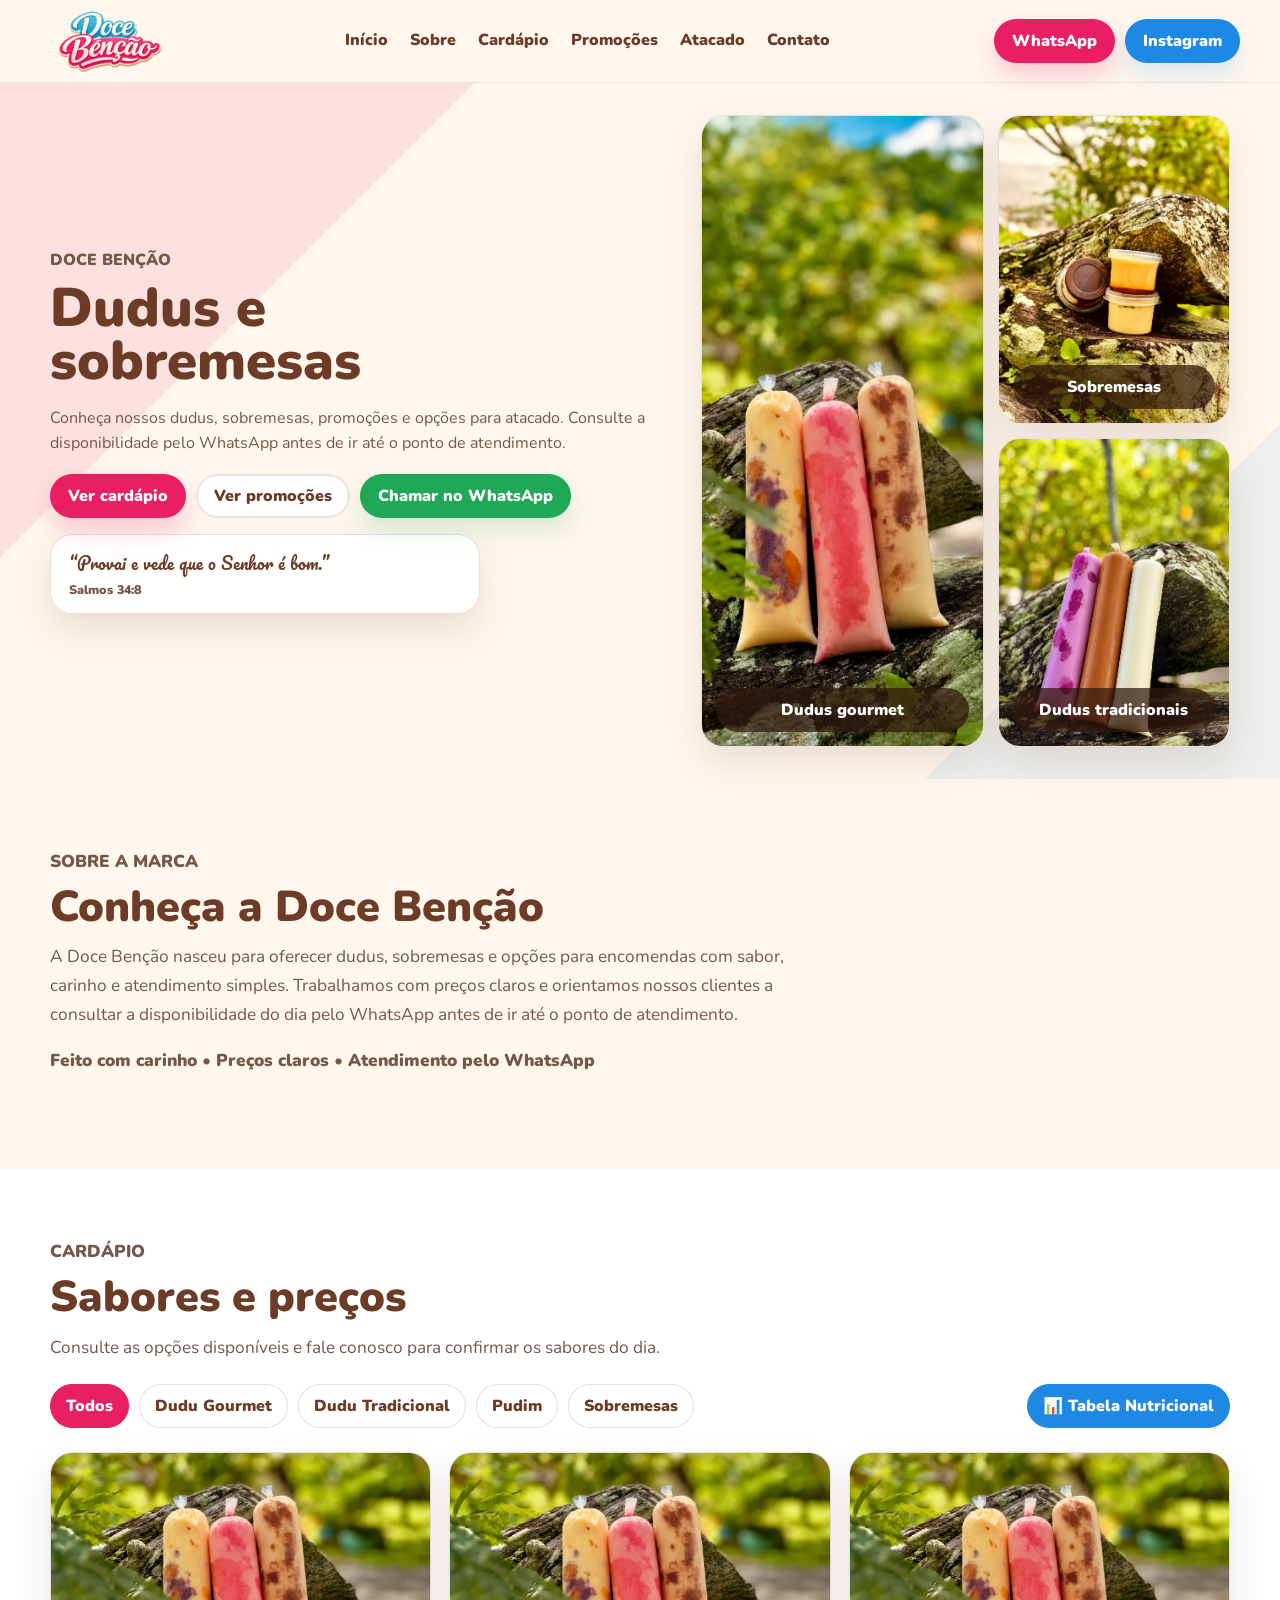
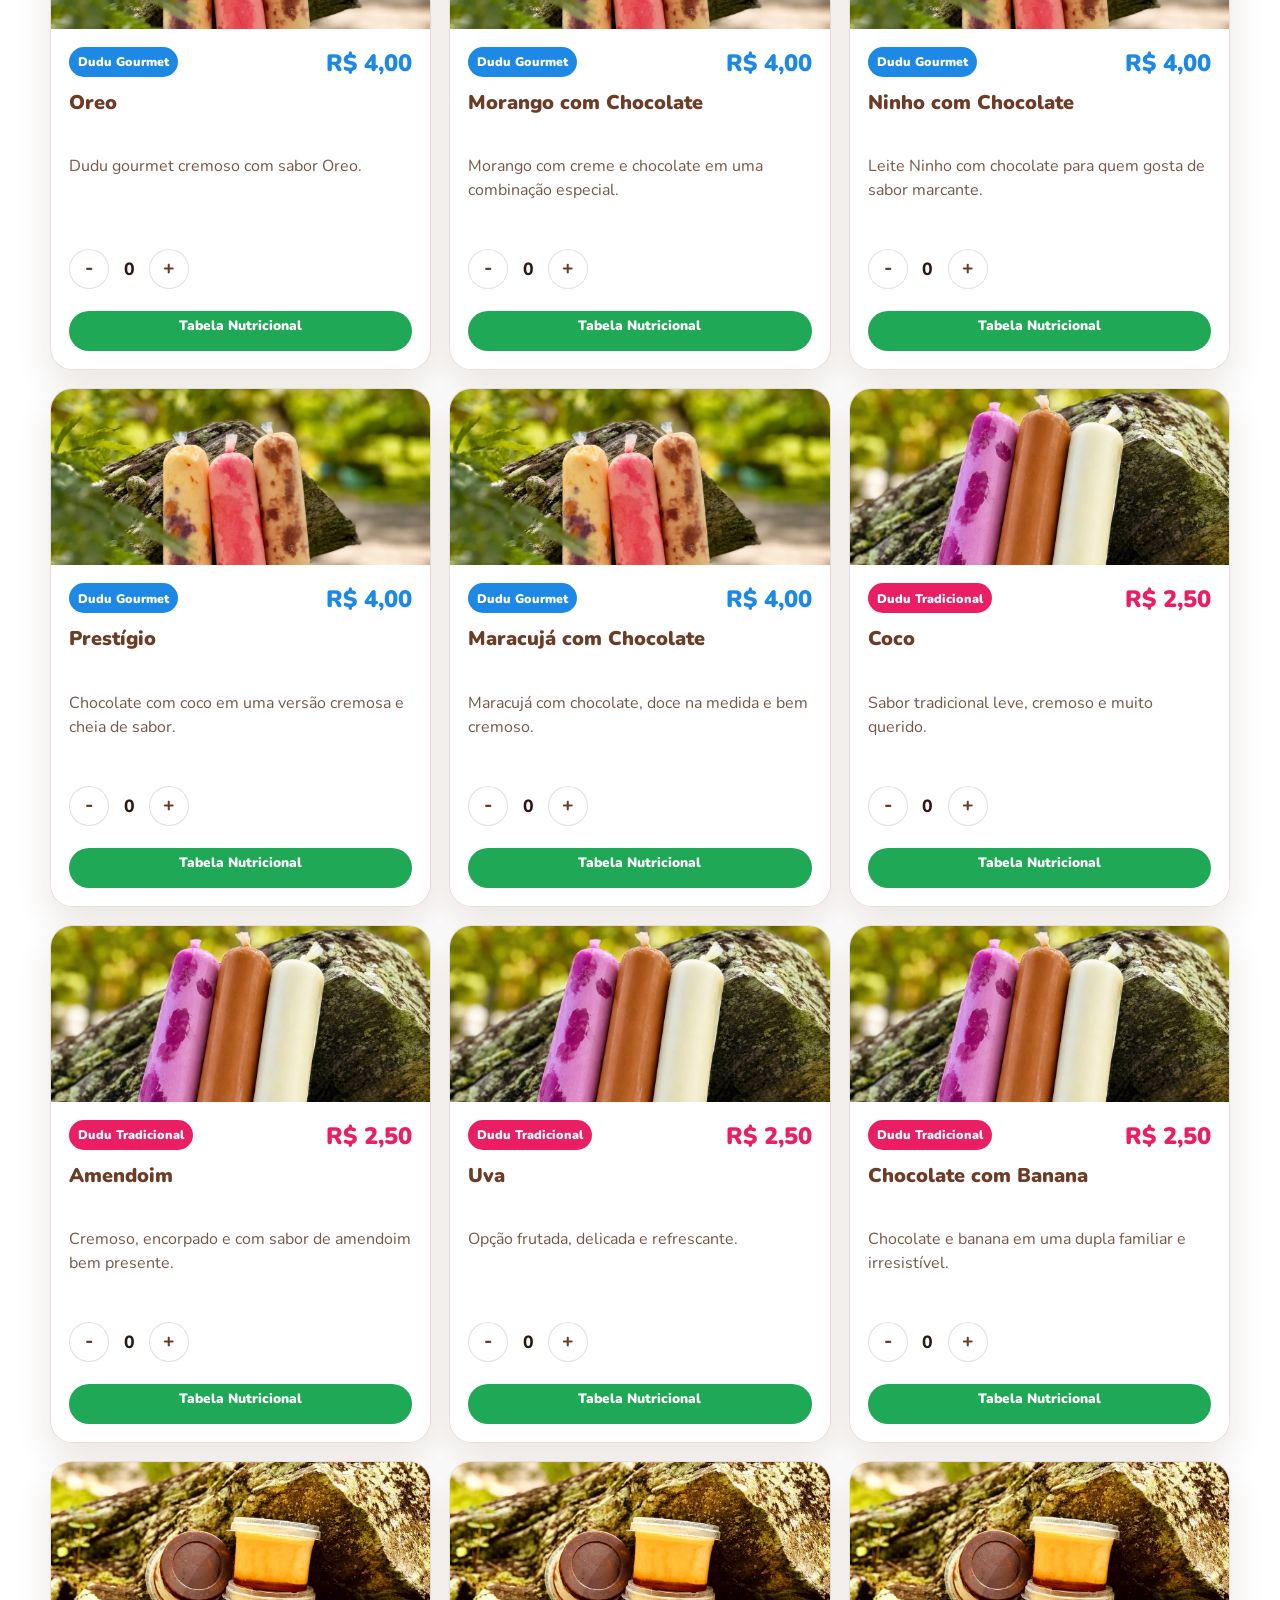
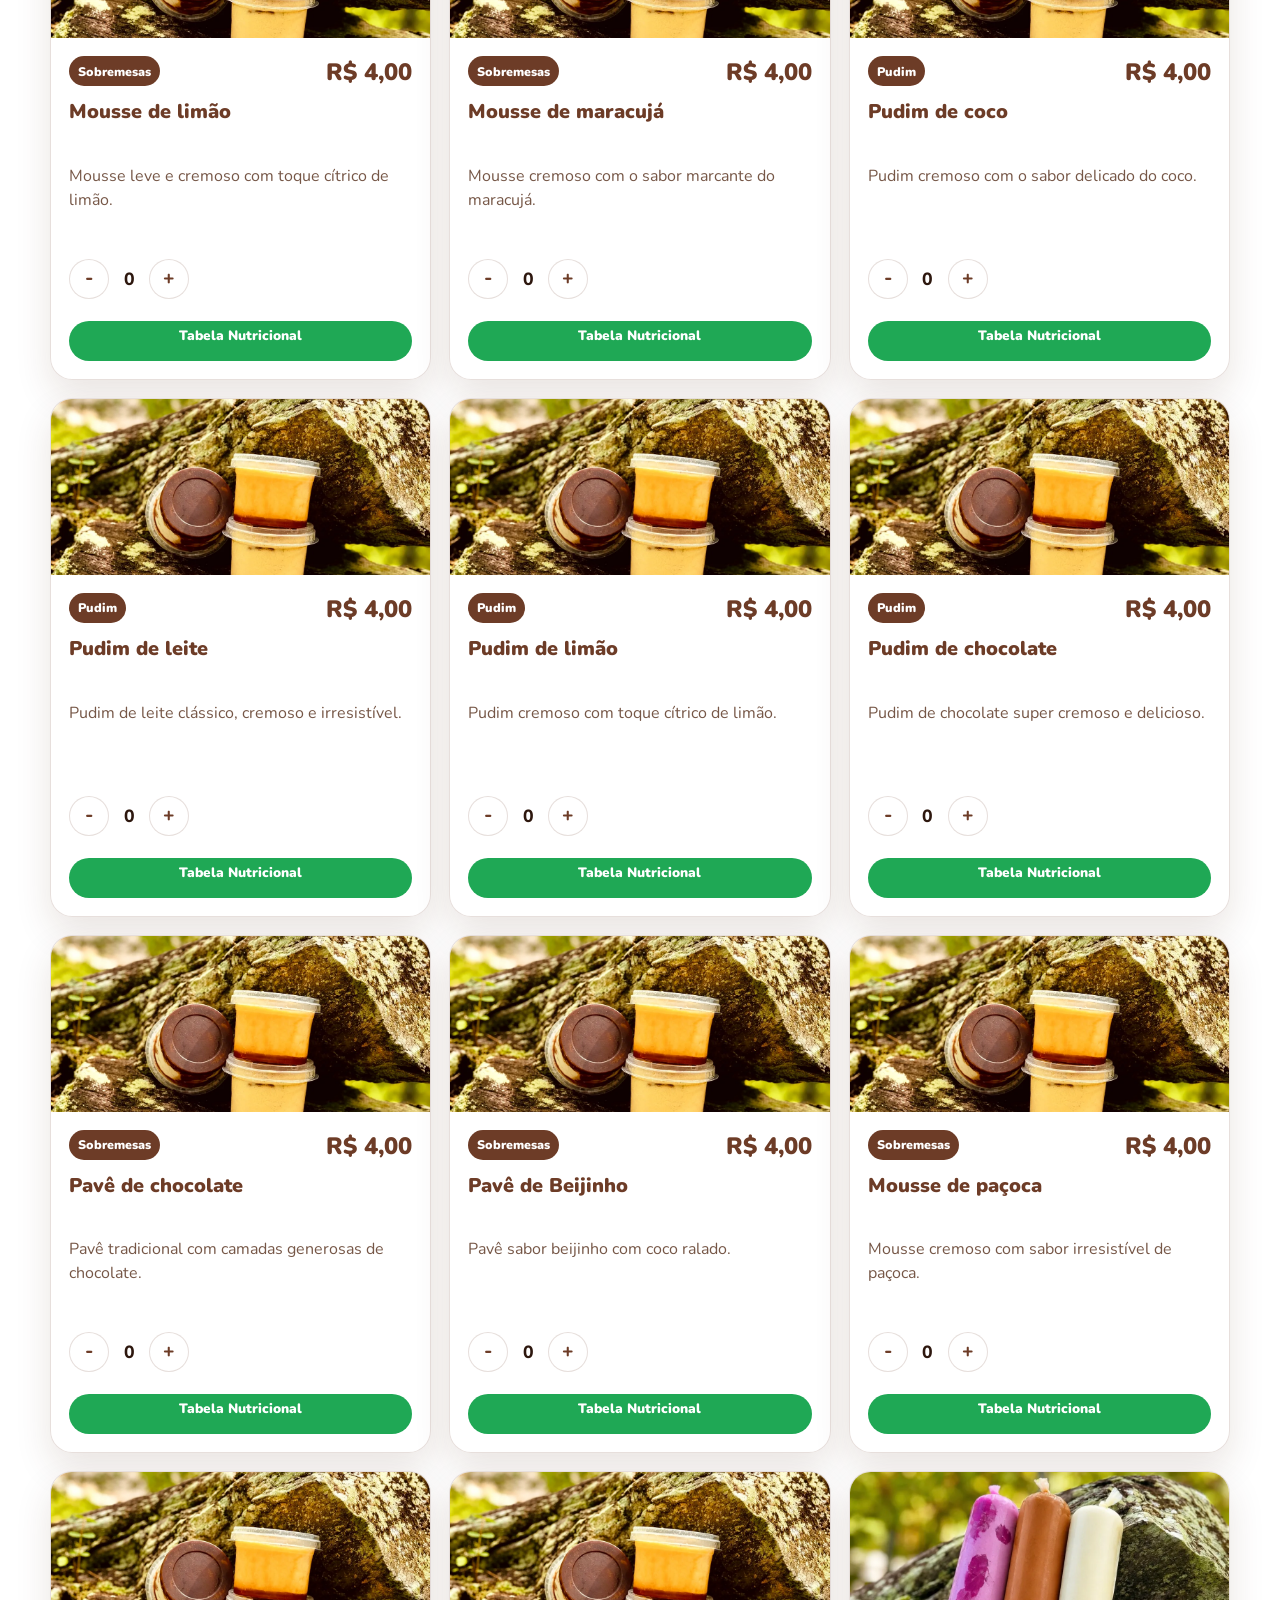
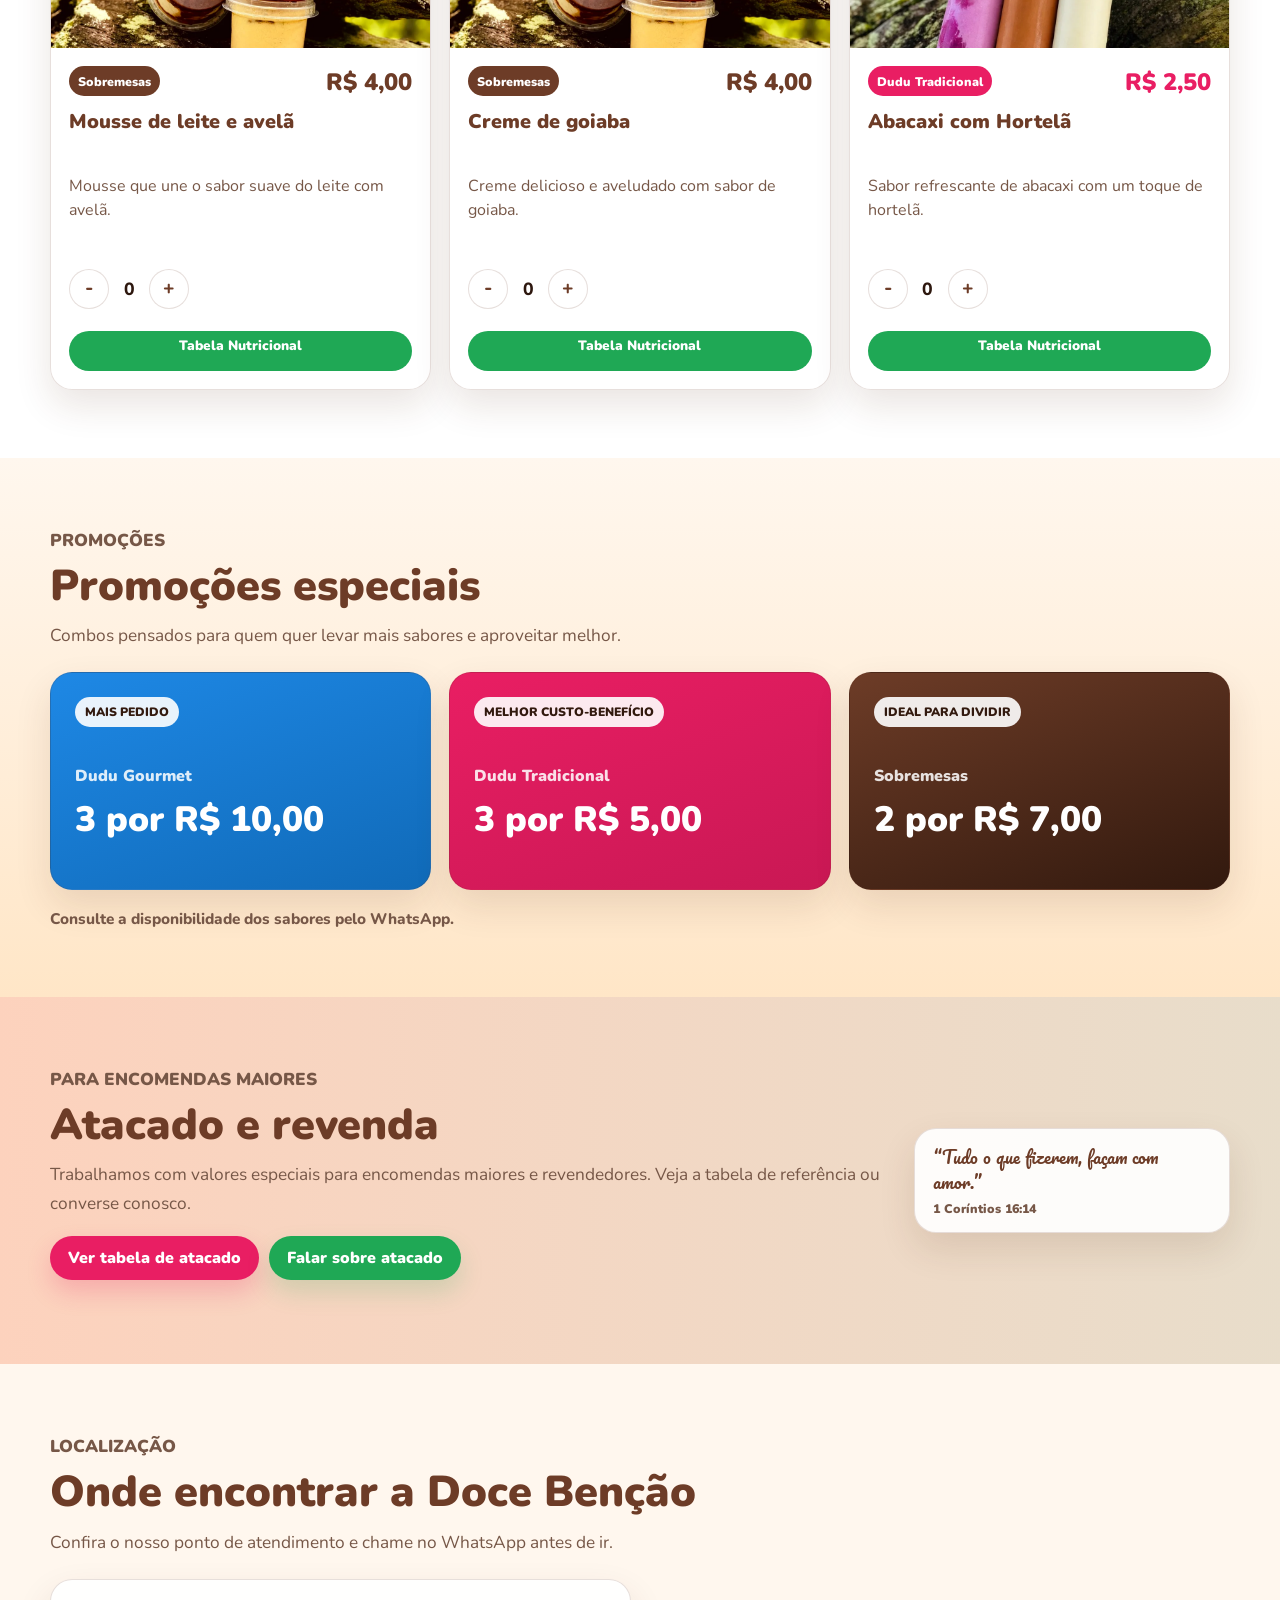
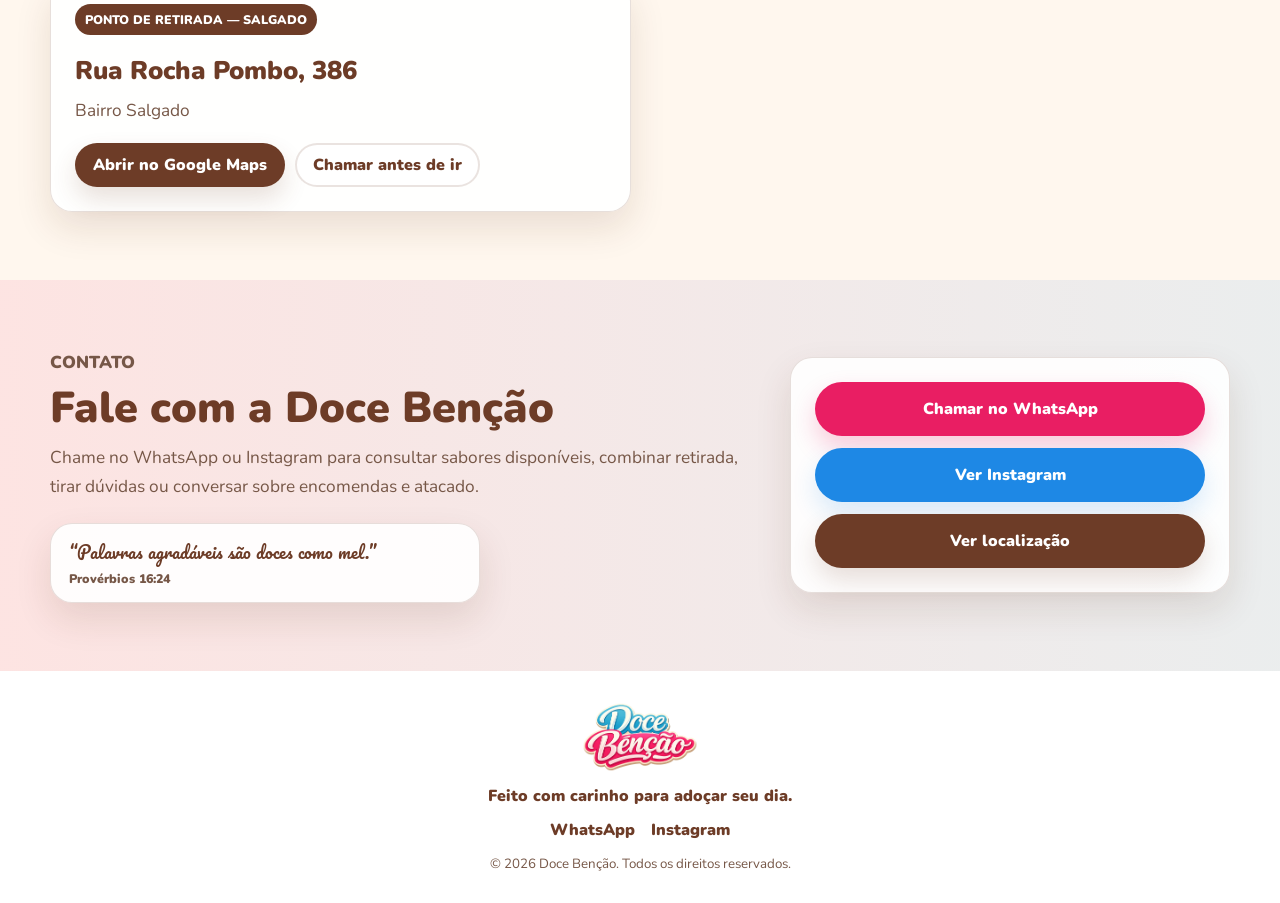
<file: index.html>
<!doctype html>
<html lang="pt-BR">
  <head>
    <meta charset="utf-8">
    <meta name="viewport" content="width=device-width, initial-scale=1">
    <title>Doce Benção | Dudus, Sobremesas e Atacado</title>
    <meta
      name="description"
      content="Conheça a Doce Benção: dudus gourmet, sabores tradicionais, sobremesas em potinhos, promoções e valores para atacado e revenda."
    >
    <meta property="og:title" content="Doce Benção | Dudus e Sobremesas">
    <meta
      property="og:description"
      content="Cardápio online da Doce Benção com sabores, preços, promoções, contato e valores para atacado."
    >
    <meta property="og:type" content="website">
    <meta property="og:image" content="assets/logos/logo-doce-bencao.webp">
    <meta name="theme-color" content="#e91e63">
    <link rel="icon" href="assets/logos/logo-doce-bencao.webp" type="image/png">
    <link rel="preconnect" href="https://fonts.googleapis.com">
    <link rel="preconnect" href="https://fonts.gstatic.com" crossorigin>
    <link
      href="https://fonts.googleapis.com/css2?family=Nunito:wght@400;600;700;800;900&family=Pacifico&display=swap"
      rel="stylesheet"
    >
    <link rel="stylesheet" href="css/styles.css">
  </head>
  <body>
    <header class="site-header">
      <div class="header-inner">
        <a class="brand" href="#inicio" aria-label="Doce Benção - início">
          <img src="assets/logos/logo-doce-bencao.webp" alt="Doce Benção">
        </a>
        <nav class="site-nav" aria-label="Navegação principal">
          <a href="#inicio">Início</a>
          <a href="#sobre">Sobre</a>
          <a href="#cardapio">Cardápio</a>
          <a href="#promocoes">Promoções</a>
          <a href="#atacado">Atacado</a>
          <a href="#contato">Contato</a>
        </nav>
        <div class="header-actions">
          <a class="mini-action whatsapp" href="#" data-contact-link="whatsapp">WhatsApp</a>
          <a class="mini-action instagram" href="#" data-contact-link="instagram">Instagram</a>
        </div>
        <button
          class="mobile-menu-toggle"
          type="button"
          aria-label="Abrir menu"
          aria-controls="mobileMenu"
          aria-expanded="false"
          data-mobile-menu-toggle
        >
          <span aria-hidden="true">⋯</span>
        </button>
        <nav class="mobile-menu" id="mobileMenu" aria-label="Menu mobile" hidden data-mobile-menu>
          <a href="#inicio">Início</a>
          <a href="#sobre">Sobre</a>
          <a href="#cardapio">Cardápio</a>
          <a href="#promocoes">Promoções</a>
          <a href="atacado.html">Atacado</a>
          <a href="#contato">Contato</a>
          <a href="#" data-contact-link="whatsapp">WhatsApp</a>
          <a href="#" data-contact-link="instagram">Instagram</a>
        </nav>
      </div>
    </header>

    <main>
      <section class="hero" id="inicio">
        <div class="section-inner hero-inner">
          <div class="hero-copy">
            <p class="eyebrow">Doce Benção</p>
            <h1>Dudus e sobremesas</h1>
            <p>
              Conheça nossos dudus, sobremesas, promoções e opções para atacado.
              Consulte a disponibilidade pelo WhatsApp antes de ir até o ponto
              de atendimento.
            </p>
            <div class="hero-actions" aria-label="Ações principais">
              <a class="button primary" href="#cardapio">Ver cardápio</a>
              <a class="button secondary" href="#promocoes">Ver promoções</a>
              <a class="button whatsapp" href="#" data-contact-link="whatsapp">Chamar no WhatsApp</a>
            </div>
            <blockquote class="faith-line">
              <p>“Provai e vede que o Senhor é bom.”</p>
              <cite>Salmos 34:8</cite>
            </blockquote>
          </div>

          <div class="hero-gallery" aria-label="Fotos reais dos produtos">
            <figure class="hero-photo featured">
              <img src="assets/produtos/produto-dudu-gourmet-real.webp" alt="Dudus gourmet da Doce Benção">
              <figcaption>Dudus gourmet</figcaption>
            </figure>
            <figure class="hero-photo">
              <img src="assets/produtos/produto-sobremesas-reais.webp" alt="Sobremesas em potinhos da Doce Benção">
              <figcaption>Sobremesas</figcaption>
            </figure>
            <figure class="hero-photo">
              <img src="assets/produtos/produto-dudu-tradicional-real.webp" alt="Dudus tradicionais da Doce Benção">
              <figcaption>Dudus tradicionais</figcaption>
            </figure>
          </div>
        </div>
      </section>

      <section class="section about-section" id="sobre">
        <div class="section-inner">
          <div class="section-head">
            <p class="eyebrow">Sobre a marca</p>
            <h2>Conheça a Doce Benção</h2>
            <p>
              A Doce Benção nasceu para oferecer dudus, sobremesas e opções
              para encomendas com sabor, carinho e atendimento simples.
              Trabalhamos com preços claros e orientamos nossos clientes a
              consultar a disponibilidade do dia pelo WhatsApp antes de ir até
              o ponto de atendimento.
            </p>
            <p class="brand-values">Feito com carinho • Preços claros • Atendimento pelo WhatsApp</p>
          </div>
        </div>
      </section>

      <section class="section menu-section" id="cardapio">
        <div class="section-inner">
          <div class="section-head compact">
            <p class="eyebrow">Cardápio</p>
            <h2>Sabores e preços</h2>
            <p>Consulte as opções disponíveis e fale conosco para confirmar os sabores do dia.</p>
          </div>
          <div class="menu-tabs" role="tablist" aria-label="Filtrar cardápio por categoria">
            <button class="tab is-active" type="button" data-category="Todos">Todos</button>
            <button class="tab" type="button" data-category="Dudu Gourmet">Dudu Gourmet</button>
            <button class="tab" type="button" data-category="Dudu Tradicional">Dudu Tradicional</button>
            <button class="tab" type="button" data-category="Pudim">Pudim</button>
            <button class="tab" type="button" data-category="Sobremesas">Sobremesas</button>
            <a class="tab" href="tabela-nutricional.html" target="_blank" style="margin-left: auto; background: var(--blue); color: var(--white); border-color: var(--blue);">📊 Tabela Nutricional</a>
          </div>
          <div class="product-grid" id="productGrid" aria-live="polite"></div>
        </div>
      </section>

      <section class="section promo-section" id="promocoes">
        <div class="section-inner">
          <div class="section-head compact">
            <p class="eyebrow">Promoções</p>
            <h2>Promoções especiais</h2>
            <p>Combos pensados para quem quer levar mais sabores e aproveitar melhor.</p>
          </div>
          <div class="promo-grid" aria-label="Promoções disponíveis">
            <article class="promo-card blue">
              <span class="promo-badge">Mais pedido</span>
              <p>Dudu Gourmet</p>
              <h3>3 por R$ 10,00</h3>
            </article>
            <article class="promo-card pink">
              <span class="promo-badge">Melhor custo-benefício</span>
              <p>Dudu Tradicional</p>
              <h3>3 por R$ 5,00</h3>
            </article>
            <article class="promo-card brown">
              <span class="promo-badge">Ideal para dividir</span>
              <p>Sobremesas</p>
              <h3>2 por R$ 7,00</h3>
            </article>
          </div>
          <p class="section-note">Consulte a disponibilidade dos sabores pelo WhatsApp.</p>
        </div>
      </section>

      <section class="section wholesale-callout" id="atacado">
        <div class="section-inner wholesale-inner">
          <div>
            <p class="eyebrow">Para encomendas maiores</p>
            <h2>Atacado e revenda</h2>
            <p>
              Trabalhamos com valores especiais para encomendas maiores e
              revendedores. Veja a tabela de referência ou converse conosco.
            </p>
            <div class="hero-actions">
              <a class="button primary" href="atacado.html">Ver tabela de atacado</a>
              <a
                class="button whatsapp"
                href="#"
                data-whatsapp-message="Olá! Vim pelo site da Doce Benção e gostaria de consultar valores de atacado e revenda."
                data-contact-link="whatsapp"
              >
                Falar sobre atacado
              </a>
            </div>
          </div>
          <blockquote class="faith-line">
            <p>“Tudo o que fizerem, façam com amor.”</p>
            <cite>1 Coríntios 16:14</cite>
          </blockquote>
        </div>
      </section>

      <section class="section location-section" id="localizacao">
        <div class="section-inner">
          <div class="section-head compact">
            <p class="eyebrow">Localização</p>
            <h2>Onde encontrar a Doce Benção</h2>
            <p>Confira o nosso ponto de atendimento e chame no WhatsApp antes de ir.</p>
          </div>
          <div class="location-grid">
            <article class="location-card">
              <span>Ponto de retirada — Salgado</span>
              <h3>Rua Rocha Pombo, 386</h3>
              <p>Bairro Salgado</p>
              <div class="location-buttons">
                <a class="button map" href="https://maps.app.goo.gl/GDzpngrHon9zdK116" target="_blank" rel="noopener">Abrir no Google Maps</a>
                <a class="button secondary" href="#" data-contact-link="whatsapp">Chamar antes de ir</a>
              </div>
            </article>
          </div>
        </div>
      </section>

      <section class="section contact-section" id="contato">
        <div class="section-inner contact-inner">
          <div class="contact-copy">
            <p class="eyebrow">Contato</p>
            <h2>Fale com a Doce Benção</h2>
            <p>
              Chame no WhatsApp ou Instagram para consultar sabores disponíveis,
              combinar retirada, tirar dúvidas ou conversar sobre encomendas e atacado.
            </p>
            <blockquote class="faith-line small">
              <p>“Palavras agradáveis são doces como mel.”</p>
              <cite>Provérbios 16:24</cite>
            </blockquote>
          </div>
          <div class="contact-panel">
            <a class="contact-button whatsapp" href="#" data-contact-link="whatsapp">Chamar no WhatsApp</a>
            <a class="contact-button instagram" href="#" data-contact-link="instagram">Ver Instagram</a>
            <a class="contact-button map" href="#localizacao">Ver localização</a>
          </div>
        </div>
      </section>
    </main>

    <footer class="site-footer">
      <img src="assets/logos/logo-doce-bencao.webp" alt="Doce Benção">
      <p>Feito com carinho para adoçar seu dia.</p>
      <div class="footer-links">
        <a href="#" data-contact-link="whatsapp">WhatsApp</a>
        <a href="#" data-contact-link="instagram">Instagram</a>
      </div>
      <small>© 2026 Doce Benção. Todos os direitos reservados.</small>
    </footer>

    <!-- Floating Cart Bar -->
    <div class="cart-floating-bar" id="cartBar" hidden>
      <div class="cart-bar-inner">
        <div class="cart-bar-info">
          <span class="cart-count" id="cartCount">0 itens</span>
          <span class="cart-total" id="cartTotal">R$ 0,00</span>
        </div>
        <button class="button whatsapp cart-submit-btn" id="cartSubmitBtn" type="button">
          🛒 Enviar Pedido
        </button>
      </div>
    </div>

    <script src="js/app.js"></script>
  </body>
</html>
</file>
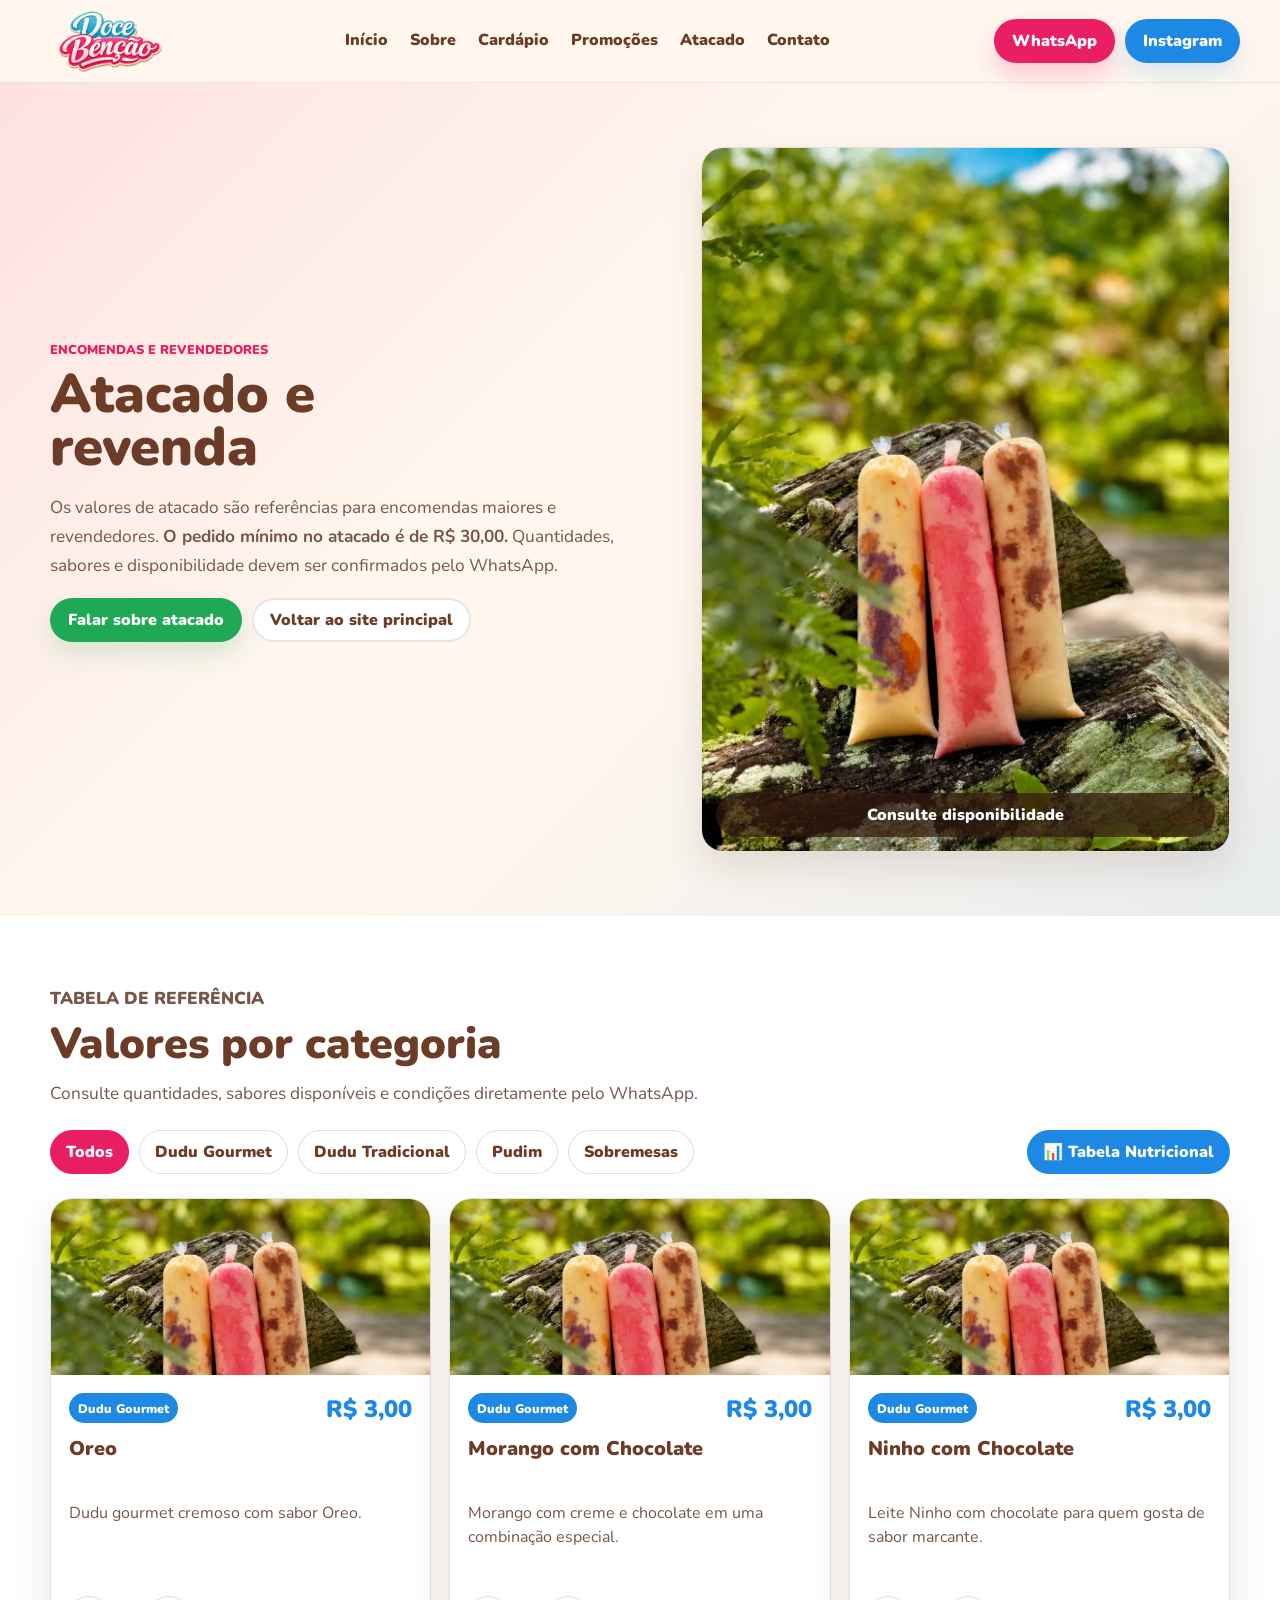
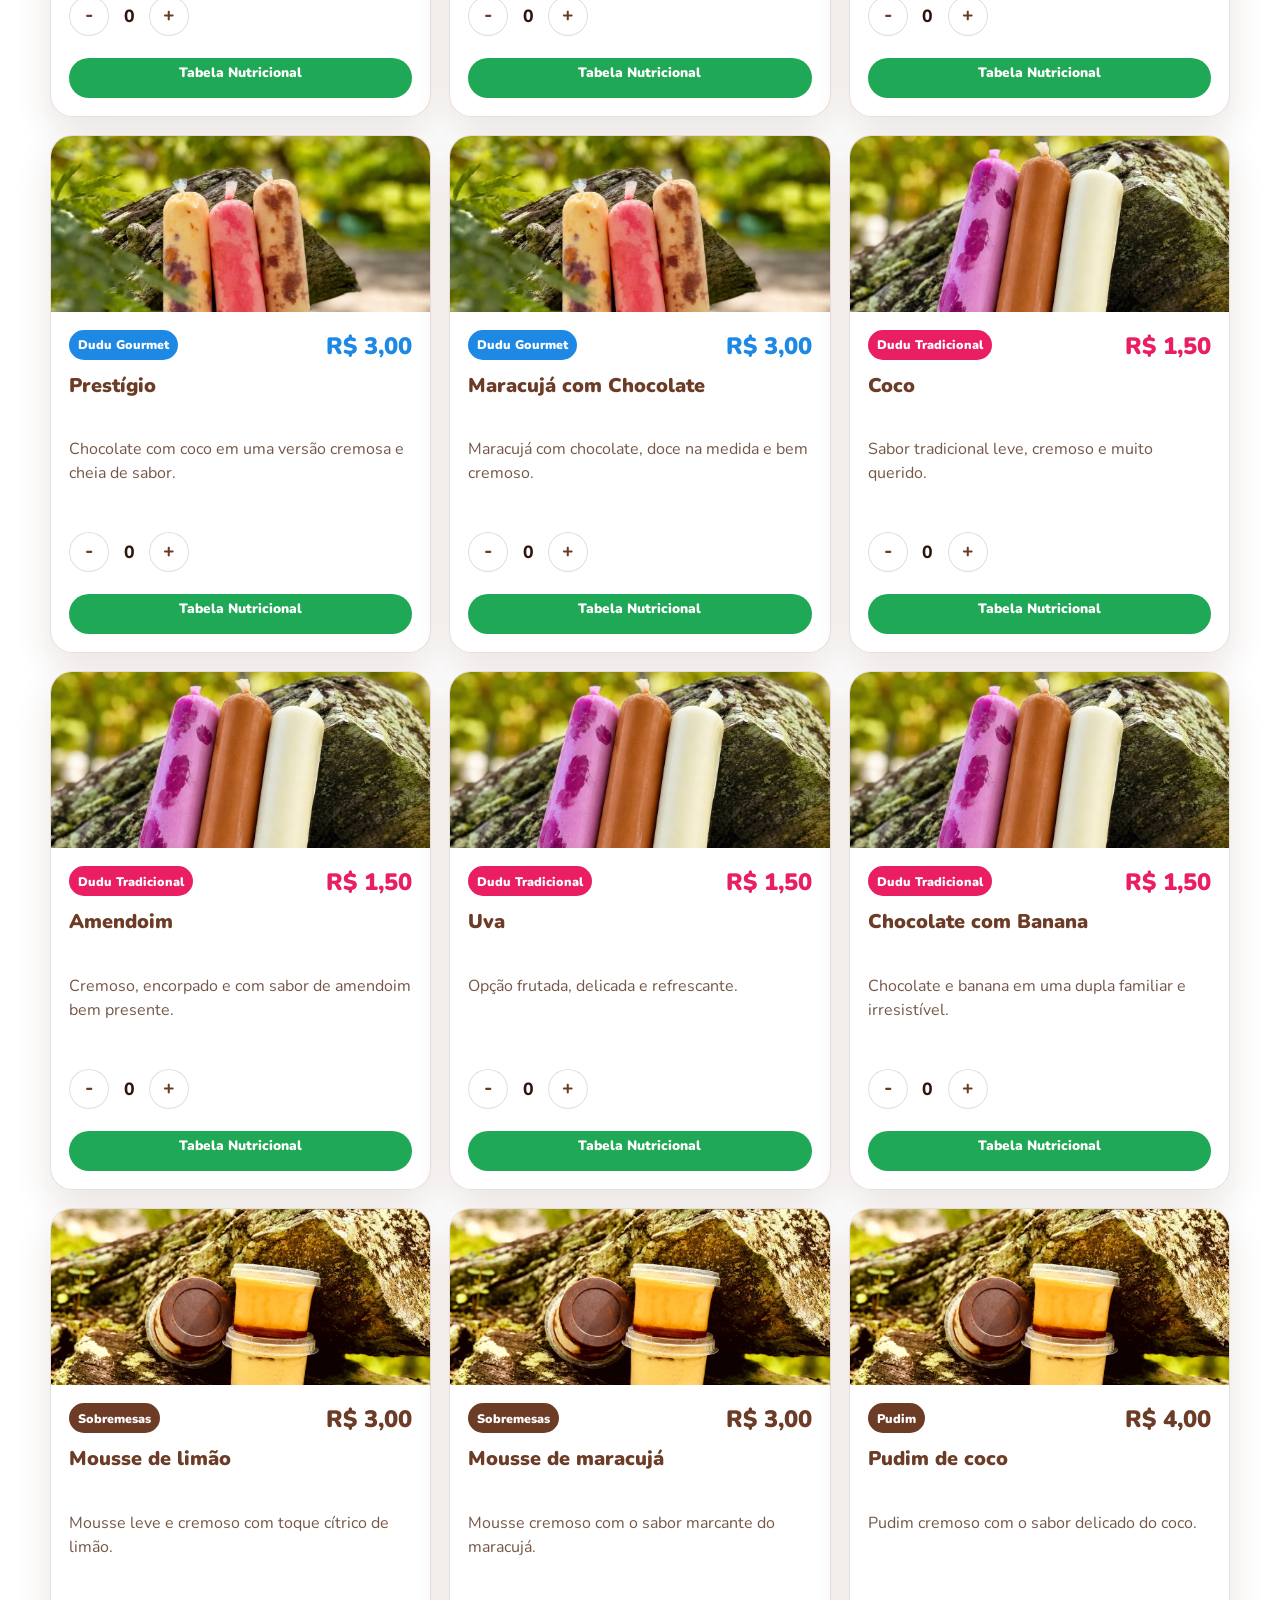
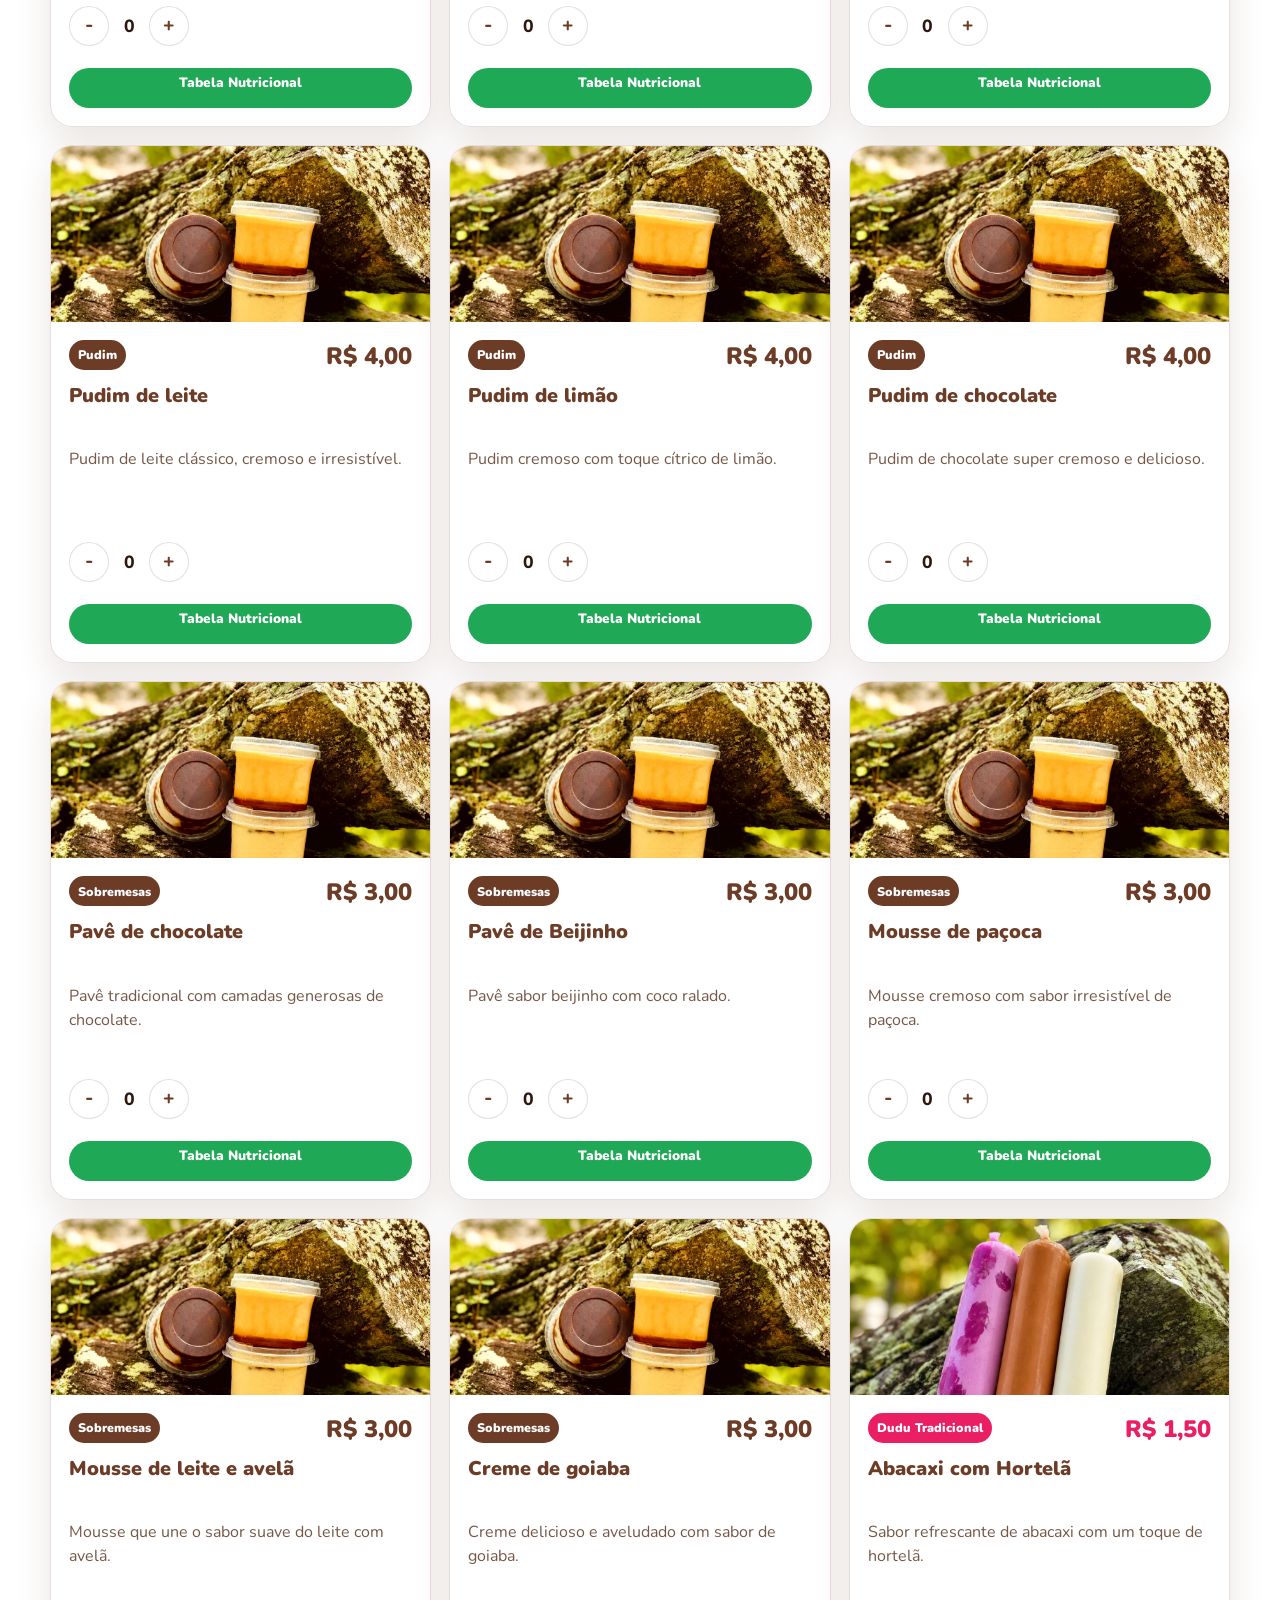
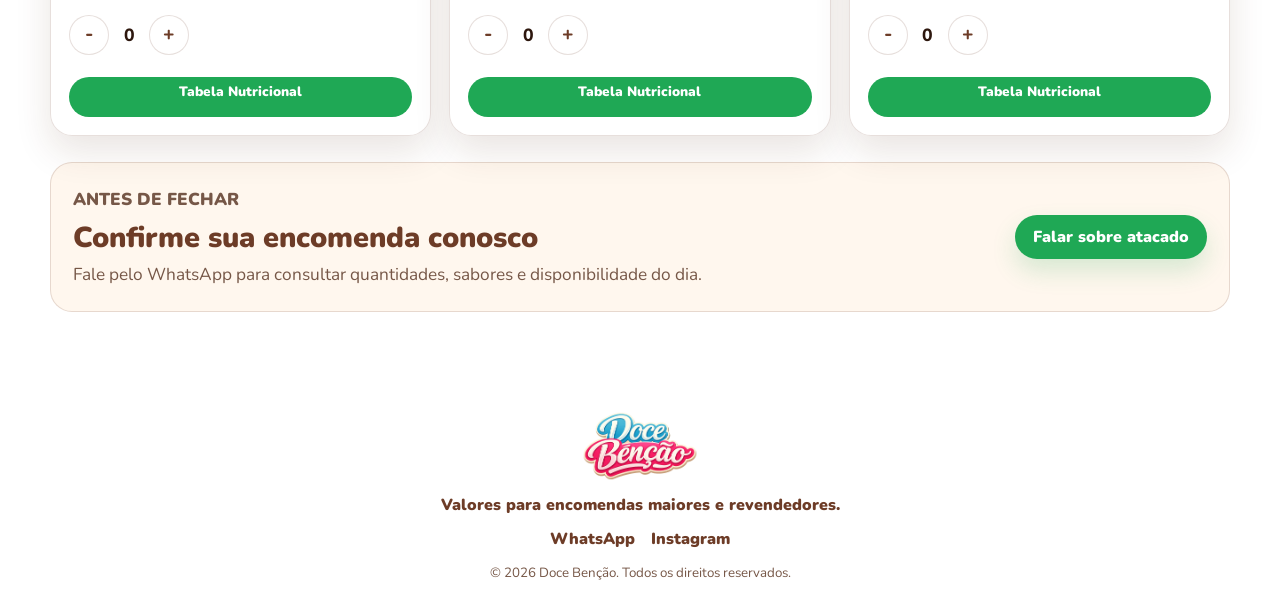
<file: atacado.html>
<!doctype html>
<html lang="pt-BR">
  <head>
    <meta charset="utf-8">
    <meta name="viewport" content="width=device-width, initial-scale=1">
    <title>Doce Benção | Atacado e Revenda</title>
    <meta
      name="description"
      content="Valores de referência para encomendas maiores e revendedores da Doce Benção."
    >
    <meta name="theme-color" content="#e91e63">
    <link rel="icon" href="assets/logos/logo-doce-bencao.webp" type="image/png">
    <link rel="preconnect" href="https://fonts.googleapis.com">
    <link rel="preconnect" href="https://fonts.gstatic.com" crossorigin>
    <link
      href="https://fonts.googleapis.com/css2?family=Nunito:wght@400;600;700;800;900&family=Pacifico&display=swap"
      rel="stylesheet"
    >
    <link rel="stylesheet" href="css/styles.css">
  </head>
  <body data-page="wholesale">
    <header class="site-header">
      <div class="header-inner">
        <a class="brand" href="index.html" aria-label="Voltar para Doce Benção">
          <img src="assets/logos/logo-doce-bencao.webp" alt="Doce Benção">
        </a>
        <nav class="site-nav" aria-label="Navegação de atacado">
          <a href="index.html#inicio">Início</a>
          <a href="index.html#sobre">Sobre</a>
          <a href="index.html#cardapio">Cardápio</a>
          <a href="index.html#promocoes">Promoções</a>
          <a href="#atacado">Atacado</a>
          <a href="index.html#contato">Contato</a>
        </nav>
        <div class="header-actions">
          <a
            class="mini-action whatsapp"
            href="#"
            data-whatsapp-message="Olá! Vim pelo site da Doce Benção e gostaria de consultar valores de atacado e revenda."
            data-contact-link="whatsapp"
          >
            WhatsApp
          </a>
          <a class="mini-action instagram" href="#" data-contact-link="instagram">Instagram</a>
        </div>
        <button
          class="mobile-menu-toggle"
          type="button"
          aria-label="Abrir menu"
          aria-controls="mobileMenu"
          aria-expanded="false"
          data-mobile-menu-toggle
        >
          <span aria-hidden="true">⋯</span>
        </button>
        <nav class="mobile-menu" id="mobileMenu" aria-label="Menu mobile" hidden data-mobile-menu>
          <a href="index.html#inicio">Início</a>
          <a href="index.html#sobre">Sobre</a>
          <a href="index.html#cardapio">Cardápio</a>
          <a href="index.html#promocoes">Promoções</a>
          <a href="#atacado">Atacado</a>
          <a href="index.html#contato">Contato</a>
          <a href="#" data-contact-link="whatsapp">WhatsApp</a>
          <a href="#" data-contact-link="instagram">Instagram</a>
        </nav>
      </div>
    </header>

    <main>
      <section class="wholesale-hero" id="atacado">
        <div class="section-inner wholesale-hero-inner">
          <div>
            <p class="eyebrow">Encomendas e revendedores</p>
            <h1>Atacado e revenda</h1>
            <p>
              Os valores de atacado são referências para encomendas maiores e
              revendedores. <strong>O pedido mínimo no atacado é de R$ 30,00.</strong>
              Quantidades, sabores e disponibilidade devem ser
              confirmados pelo WhatsApp.
            </p>
            <div class="hero-actions">
              <a
                class="button whatsapp"
                href="#"
                data-whatsapp-message="Olá! Vim pelo site da Doce Benção e gostaria de consultar valores de atacado e revenda."
                data-contact-link="whatsapp"
              >
                Falar sobre atacado
              </a>
              <a class="button secondary" href="index.html">Voltar ao site principal</a>
            </div>
          </div>
          <figure class="hero-photo wholesale-photo">
            <img src="assets/produtos/produto-dudu-gourmet-real.webp" alt="Dudus da Doce Benção para encomendas e revenda">
            <figcaption>Consulte disponibilidade</figcaption>
          </figure>
        </div>
      </section>

      <section class="section wholesale-section" id="revendedores">
        <div class="section-inner">
          <div class="section-head compact">
            <p class="eyebrow">Tabela de referência</p>
            <h2>Valores por categoria</h2>
            <p>Consulte quantidades, sabores disponíveis e condições diretamente pelo WhatsApp.</p>
          </div>

          <div class="menu-tabs" role="tablist" aria-label="Filtrar cardápio por categoria">
            <button class="tab is-active" type="button" data-category="Todos">Todos</button>
            <button class="tab" type="button" data-category="Dudu Gourmet">Dudu Gourmet</button>
            <button class="tab" type="button" data-category="Dudu Tradicional">Dudu Tradicional</button>
            <button class="tab" type="button" data-category="Pudim">Pudim</button>
            <button class="tab" type="button" data-category="Sobremesas">Sobremesas</button>
            <a class="tab" href="tabela-nutricional.html" target="_blank" style="margin-left: auto; background: var(--blue); color: var(--white); border-color: var(--blue);">📊 Tabela Nutricional</a>
          </div>
          <div class="product-grid" id="productGrid" aria-live="polite"></div>

          <div class="wholesale-contact">
            <div>
              <p class="eyebrow">Antes de fechar</p>
              <h2>Confirme sua encomenda conosco</h2>
              <p>Fale pelo WhatsApp para consultar quantidades, sabores e disponibilidade do dia.</p>
            </div>
            <a
              class="button whatsapp"
              href="#"
              data-whatsapp-message="Olá! Vim pelo site da Doce Benção e gostaria de consultar valores de atacado e revenda."
              data-contact-link="whatsapp"
            >
              Falar sobre atacado
            </a>
          </div>
        </div>
      </section>
    </main>

    <footer class="site-footer">
      <img src="assets/logos/logo-doce-bencao.webp" alt="Doce Benção">
      <p>Valores para encomendas maiores e revendedores.</p>
      <div class="footer-links">
        <a href="#" data-contact-link="whatsapp">WhatsApp</a>
        <a href="#" data-contact-link="instagram">Instagram</a>
      </div>
      <small>© 2026 Doce Benção. Todos os direitos reservados.</small>
    </footer>

    <!-- Floating Cart Bar -->
    <div class="cart-floating-bar" id="cartBar" hidden>
      <div class="cart-bar-inner">
        <div class="cart-bar-info">
          <span class="cart-count" id="cartCount">0 itens</span>
          <span class="cart-total" id="cartTotal">R$ 0,00</span>
        </div>
        <button class="button whatsapp cart-submit-btn" id="cartSubmitBtn" type="button">
          🛒 Enviar Pedido (Atacado)
        </button>
      </div>
    </div>

    <script src="js/app.js"></script>
  </body>
</html>
</file>
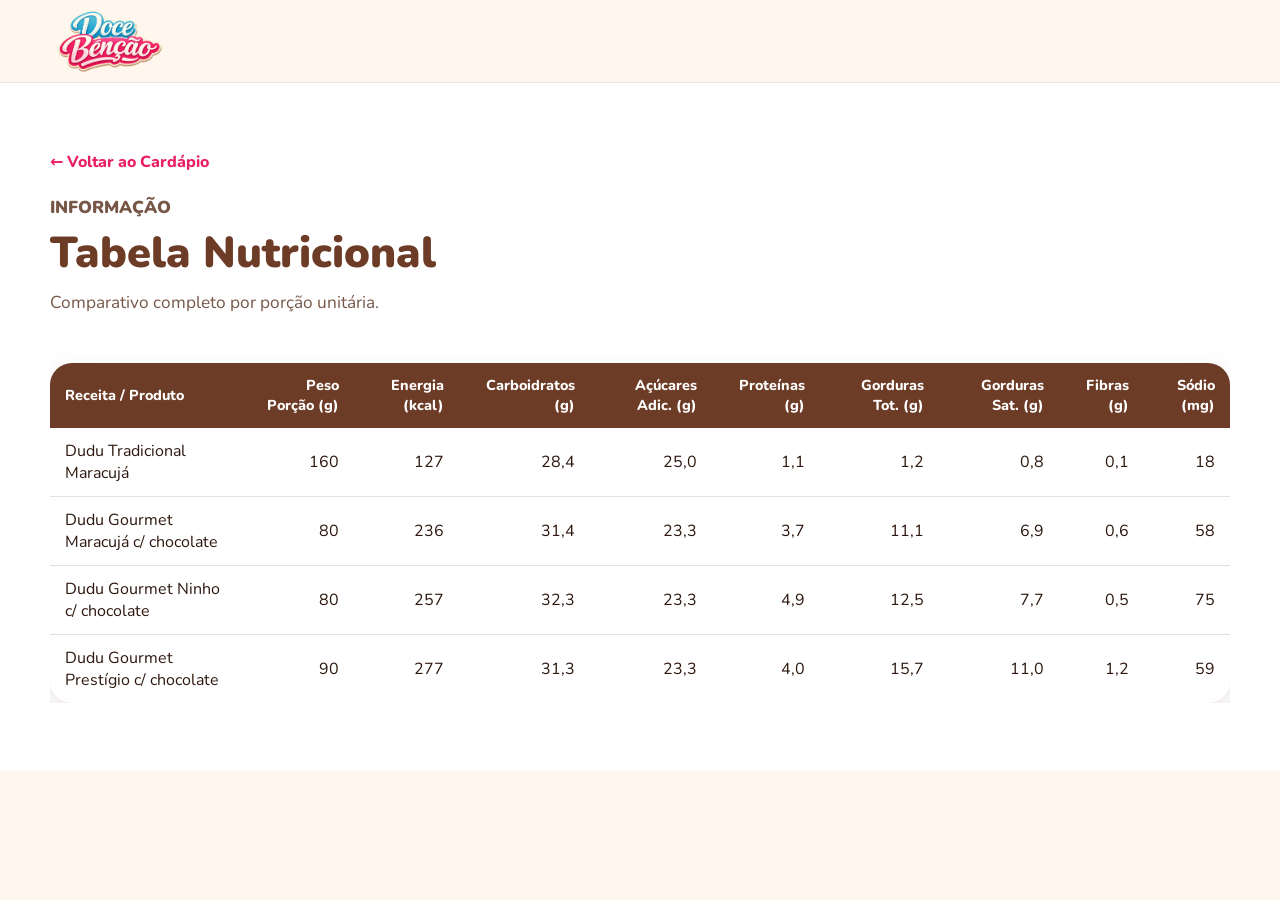
<file: tabela-nutricional.html>
<!doctype html>
<html lang="pt-BR">
  <head>
    <meta charset="utf-8">
    <meta name="viewport" content="width=device-width, initial-scale=1">
    <title>Doce Benção | Tabela Nutricional</title>
    <meta name="theme-color" content="#e91e63">
    <link rel="icon" href="assets/logos/logo-doce-bencao.webp" type="image/png">
    <link rel="preconnect" href="https://fonts.googleapis.com">
    <link rel="preconnect" href="https://fonts.gstatic.com" crossorigin>
    <link href="https://fonts.googleapis.com/css2?family=Nunito:wght@400;600;700;800;900&family=Pacifico&display=swap" rel="stylesheet">
    <link rel="stylesheet" href="css/styles.css">
    <style>
      .nutritional-table {
        width: 100%;
        border-collapse: collapse;
        margin-top: 20px;
        background: white;
        box-shadow: var(--shadow);
        border-radius: var(--radius);
        overflow: hidden;
      }
      .nutritional-table th, .nutritional-table td {
        padding: 12px 15px;
        text-align: right;
        border-bottom: 1px solid var(--line);
      }
      .nutritional-table th:first-child, .nutritional-table td:first-child {
        text-align: left;
      }
      .nutritional-table th {
        background-color: var(--brown);
        color: white;
        font-weight: 800;
        font-size: 0.9rem;
      }
      .nutritional-table tbody tr:last-child td {
        border-bottom: none;
      }
      .nutritional-table tbody tr:hover {
        background-color: var(--cream-soft);
      }
      .back-btn {
        display: inline-block;
        margin-bottom: 20px;
        color: var(--pink);
        font-weight: 800;
      }
    </style>
  </head>
  <body>
    <header class="site-header">
      <div class="header-inner">
        <a class="brand" href="index.html" aria-label="Voltar para Doce Benção">
          <img src="assets/logos/logo-doce-bencao.webp" alt="Doce Benção">
        </a>
      </div>
    </header>

    <main>
      <section class="section menu-section">
        <div class="section-inner">
          <a href="index.html" class="back-btn">&larr; Voltar ao Cardápio</a>
          <div class="section-head">
            <p class="eyebrow">Informação</p>
            <h2>Tabela Nutricional</h2>
            <p>Comparativo completo por porção unitária.</p>
          </div>
          
          <div style="overflow-x: auto;">
            <table class="nutritional-table">
              <thead>
                <tr>
                  <th>Receita / Produto</th>
                  <th>Peso Porção (g)</th>
                  <th>Energia (kcal)</th>
                  <th>Carboidratos (g)</th>
                  <th>Açúcares Adic. (g)</th>
                  <th>Proteínas (g)</th>
                  <th>Gorduras Tot. (g)</th>
                  <th>Gorduras Sat. (g)</th>
                  <th>Fibras (g)</th>
                  <th>Sódio (mg)</th>
                </tr>
              </thead>
              <tbody>
                <tr>
                  <td>Dudu Tradicional Maracujá</td>
                  <td>160</td>
                  <td>127</td>
                  <td>28,4</td>
                  <td>25,0</td>
                  <td>1,1</td>
                  <td>1,2</td>
                  <td>0,8</td>
                  <td>0,1</td>
                  <td>18</td>
                </tr>
                <tr>
                  <td>Dudu Gourmet Maracujá c/ chocolate</td>
                  <td>80</td>
                  <td>236</td>
                  <td>31,4</td>
                  <td>23,3</td>
                  <td>3,7</td>
                  <td>11,1</td>
                  <td>6,9</td>
                  <td>0,6</td>
                  <td>58</td>
                </tr>
                <tr>
                  <td>Dudu Gourmet Ninho c/ chocolate</td>
                  <td>80</td>
                  <td>257</td>
                  <td>32,3</td>
                  <td>23,3</td>
                  <td>4,9</td>
                  <td>12,5</td>
                  <td>7,7</td>
                  <td>0,5</td>
                  <td>75</td>
                </tr>
                <tr>
                  <td>Dudu Gourmet Prestígio c/ chocolate</td>
                  <td>90</td>
                  <td>277</td>
                  <td>31,3</td>
                  <td>23,3</td>
                  <td>4,0</td>
                  <td>15,7</td>
                  <td>11,0</td>
                  <td>1,2</td>
                  <td>59</td>
                </tr>
              </tbody>
            </table>
          </div>
        </div>
      </section>
    </main>
    <script>
      document.addEventListener("DOMContentLoaded", () => {
        const urlParams = new URLSearchParams(window.location.search);
        const produto = urlParams.get('produto');
        const categoria = urlParams.get('categoria');

        if (produto) {
          document.querySelector('h2').textContent = 'Valor Nutricional: ' + produto;
          document.querySelector('p').textContent = 'Informação nutricional calculada para este sabor.';
          
          const tbody = document.querySelector('tbody');
          
          // Base stats approximation
          let peso = 100, kcal = 200, carb = 25, acucares = 20, prot = 3, gordT = 8, gordS = 5, fibra = 1, sodio = 40;
          
          if (categoria === 'Dudu Tradicional') {
            peso = 160; kcal = 127; carb = '28,4'; acucares = '25,0'; prot = '1,1'; gordT = '1,2'; gordS = '0,8'; fibra = '0,1'; sodio = 18;
          } else if (categoria === 'Dudu Gourmet') {
            peso = 80; kcal = 257; carb = '32,3'; acucares = '23,3'; prot = '4,9'; gordT = '12,5'; gordS = '7,7'; fibra = '0,5'; sodio = 75;
          } else if (categoria === 'Pudim' || categoria === 'Sobremesas') {
            peso = 120; kcal = 280; carb = '35,0'; acucares = '28,0'; prot = '5,0'; gordT = '14,0'; gordS = '8,0'; fibra = '0,2'; sodio = 85;
          }

          tbody.innerHTML = `
            <tr>
              <td>${produto}</td>
              <td>${peso}</td>
              <td>${kcal}</td>
              <td>${carb}</td>
              <td>${acucares}</td>
              <td>${prot}</td>
              <td>${gordT}</td>
              <td>${gordS}</td>
              <td>${fibra}</td>
              <td>${sodio}</td>
            </tr>
          `;
        }
      });
    </script>
  </body>
</html>
</file>
<file: css/styles.css>
:root {
  --pink: #e91e63;
  --pink-dark: #c91854;
  --blue: #1e88e5;
  --blue-dark: #106ab8;
  --brown: #6d3c27;
  --brown-dark: #32190e;
  --cream: #ffe6c7;
  --cream-soft: #fff7ee;
  --white: #ffffff;
  --ink: #2d170e;
  --muted: #765747;
  --line: rgba(109, 60, 39, 0.16);
  --shadow: 0 16px 36px rgba(79, 39, 18, 0.12);
  --radius: 22px;
  --script: "Pacifico", "Brush Script MT", cursive;
  --sans: "Nunito", "Segoe UI", system-ui, sans-serif;
}

* {
  box-sizing: border-box;
}

html,
body {
  width: 100%;
  overflow-x: hidden;
}

html {
  scroll-behavior: smooth;
}

body {
  min-width: 320px;
  margin: 0;
  color: var(--ink);
  font-family: var(--sans);
  background: var(--cream-soft);
}

img {
  display: block;
  max-width: 100%;
}

a {
  color: inherit;
  text-decoration: none;
}

button {
  font: inherit;
}

h1,
h2,
h3,
p {
  margin-top: 0;
  overflow-wrap: break-word;
}

h1 {
  max-width: 12ch;
  margin-bottom: 18px;
  color: var(--brown);
  font-size: 3.4rem;
  font-weight: 900;
  line-height: 0.98;
}

h2 {
  margin-bottom: 14px;
  color: var(--brown);
  font-size: 2.7rem;
  font-weight: 900;
  line-height: 1;
}

h3 {
  margin-bottom: 8px;
  color: var(--brown);
  font-size: 1.24rem;
  font-weight: 900;
}

.section {
  scroll-margin-top: 92px;
  padding: 68px 20px;
}

.section-inner {
  width: min(100%, 1180px);
  margin: 0 auto;
}

.section-head {
  max-width: 760px;
  margin-bottom: 26px;
}

.section-head p,
.hero-copy > p,
.wholesale-callout p,
.location-card p,
.contact-copy p,
.wholesale-hero p:not(.eyebrow),
.wholesale-contact p {
  color: var(--muted);
  font-size: 1.08rem;
  line-height: 1.68;
}

.compact {
  margin-bottom: 22px;
}

.eyebrow {
  margin: 0 0 9px;
  color: var(--pink);
  font-size: 0.8rem;
  font-weight: 900;
  letter-spacing: 0;
  text-transform: uppercase;
}

.site-header {
  position: sticky;
  top: 0;
  z-index: 30;
  border-bottom: 1px solid rgba(109, 60, 39, 0.1);
  background: rgba(255, 247, 238, 0.95);
  backdrop-filter: blur(16px);
}

.header-inner {
  position: relative;
  display: grid;
  width: min(100%, 1240px);
  min-height: 82px;
  margin: 0 auto;
  padding: 8px 20px;
  grid-template-columns: auto 1fr auto;
  gap: 24px;
  align-items: center;
}

.brand {
  display: block;
  width: 140px;
  height: 66px;
}

.brand img {
  width: 100%;
  height: 100%;
  object-fit: contain;
}

.site-nav {
  display: flex;
  min-width: 0;
  gap: 22px;
  align-items: center;
  justify-content: center;
  color: var(--brown);
  font-weight: 900;
  white-space: nowrap;
}

.site-nav a {
  padding: 8px 0;
  border-bottom: 3px solid transparent;
}

.site-nav a:hover,
.site-nav a:focus-visible {
  border-color: var(--pink);
}

.header-actions,
.hero-actions,
.location-buttons {
  display: flex;
  flex-wrap: wrap;
  gap: 10px;
  align-items: center;
}

.button,
.mini-action,
.contact-button,
.consult-link {
  display: inline-flex;
  min-height: 44px;
  align-items: center;
  justify-content: center;
  border: 0;
  border-radius: 999px;
  cursor: pointer;
  font-weight: 900;
  line-height: 1;
  text-align: center;
  transition: transform 160ms ease, box-shadow 160ms ease, background 160ms ease;
}

.button,
.mini-action,
.contact-button {
  padding: 13px 18px;
}

.button:hover,
.mini-action:hover,
.contact-button:hover,
.consult-link:hover {
  transform: translateY(-2px);
}

.primary,
.mini-action.whatsapp,
.contact-button.whatsapp {
  color: var(--white);
  background: var(--pink);
  box-shadow: 0 12px 24px rgba(233, 30, 99, 0.22);
}

.button.whatsapp {
  color: var(--white);
  background: #1fa855;
  box-shadow: 0 12px 24px rgba(31, 168, 85, 0.18);
}

.instagram,
.mini-action.instagram {
  color: var(--white);
  background: var(--blue);
  box-shadow: 0 12px 24px rgba(30, 136, 229, 0.16);
}

.secondary {
  color: var(--brown);
  background: var(--white);
  box-shadow: inset 0 0 0 2px rgba(109, 60, 39, 0.14);
}

.button.map,
.contact-button.map {
  color: var(--white);
  background: var(--brown);
  box-shadow: 0 12px 24px rgba(109, 60, 39, 0.16);
}

.mobile-menu-toggle,
.mobile-menu {
  display: none;
}

.mobile-menu[hidden] {
  display: none;
}

.hero {
  padding: 32px 20px;
  background:
    linear-gradient(135deg, rgba(233, 30, 99, 0.1) 0 24%, transparent 24% 100%),
    linear-gradient(315deg, rgba(30, 136, 229, 0.08) 0 18%, transparent 18% 100%),
    var(--cream-soft);
}

.hero-inner,
.wholesale-hero-inner {
  display: grid;
  grid-template-columns: minmax(0, 0.96fr) minmax(420px, 0.84fr);
  gap: 46px;
  align-items: center;
}

.hero-copy {
  max-width: 700px;
}

.hero-copy > p {
  font-size: 1rem;
  line-height: 1.56;
}

.hero-actions {
  margin: 18px 0 16px;
}

.hero-gallery {
  display: grid;
  grid-template-columns: 1fr 0.82fr;
  grid-template-rows: 1fr 1fr;
  gap: 14px;
}

.hero-photo,
.product-card,
.promo-card,
.location-card,
.contact-panel,
.wholesale-card,
.faith-line {
  border: 1px solid var(--line);
  border-radius: var(--radius);
  background: rgba(255, 255, 255, 0.9);
  box-shadow: var(--shadow);
}

.hero-photo {
  position: relative;
  min-height: 180px;
  margin: 0;
  overflow: hidden;
}

.hero-photo.featured {
  min-height: 400px;
  grid-row: 1 / 3;
}

.hero-photo img {
  width: 100%;
  height: 100%;
  object-fit: cover;
}

.hero-photo figcaption {
  position: absolute;
  right: 14px;
  bottom: 14px;
  left: 14px;
  padding: 11px 13px;
  border-radius: 999px;
  color: var(--white);
  background: rgba(50, 25, 14, 0.72);
  font-weight: 900;
  text-align: center;
}

.faith-line {
  max-width: 430px;
  margin: 0;
  padding: 15px 18px;
}

.faith-line p {
  margin: 0;
  color: var(--brown);
  font-family: var(--script);
  font-size: 1.08rem;
  line-height: 1.45;
}

.faith-line cite {
  display: block;
  margin-top: 6px;
  color: var(--muted);
  font-size: 0.78rem;
  font-style: normal;
  font-weight: 900;
}

.faith-line.small {
  margin-top: 22px;
}

.about-section,
.location-section {
  background: var(--cream-soft);
}

.brand-values {
  margin-bottom: 0;
  color: var(--muted);
  font-size: 0.96rem;
  font-weight: 900;
  line-height: 1.5;
}

.menu-section,
.wholesale-section {
  background: var(--white);
}

.menu-tabs {
  display: flex;
  flex-wrap: wrap;
  gap: 10px;
  margin-bottom: 24px;
}

.tab {
  min-height: 42px;
  padding: 10px 15px;
  border: 1px solid var(--line);
  border-radius: 999px;
  color: var(--brown);
  background: var(--white);
  cursor: pointer;
  font-weight: 900;
}

.tab.is-active,
.tab:hover,
.tab:focus-visible {
  color: var(--white);
  border-color: var(--pink);
  background: var(--pink);
}

.product-grid,
.promo-grid,
.location-grid,
.wholesale-grid {
  display: grid;
  gap: 18px;
}

.product-grid {
  grid-template-columns: repeat(3, minmax(0, 1fr));
}

.product-card {
  overflow: hidden;
}

.product-card > img {
  width: 100%;
  height: 176px;
  object-fit: cover;
}

.product-body {
  display: grid;
  gap: 10px;
  padding: 18px;
}

.product-topline {
  display: flex;
  gap: 12px;
  align-items: flex-start;
  justify-content: space-between;
}

.product-category {
  display: inline-flex;
  min-height: 30px;
  align-items: center;
  padding: 6px 9px;
  border-radius: 999px;
  color: var(--white);
  background: var(--pink);
  font-size: 0.78rem;
  font-weight: 900;
}

.product-card.blue .product-category {
  background: var(--blue);
}

.product-card.brown .product-category {
  background: var(--brown);
}

.product-topline strong {
  flex: 0 0 auto;
  color: var(--pink);
  font-size: 1.48rem;
  font-weight: 900;
}

.product-card.blue .product-topline strong {
  color: var(--blue);
}

.product-card.brown .product-topline strong {
  color: var(--brown);
}

.product-card h3 {
  min-height: 2.4em;
}

.product-card p {
  min-height: 4.5em;
  margin-bottom: 3px;
  color: var(--muted);
  line-height: 1.5;
}

.consult-link {
  min-height: 40px;
  padding: 11px 14px;
  color: var(--white);
  background: #1fa855;
  font-size: 0.92rem;
}

.promo-section {
  background: linear-gradient(180deg, var(--cream-soft), var(--cream));
}

.promo-grid {
  grid-template-columns: repeat(3, minmax(0, 1fr));
}

.promo-card {
  min-height: 218px;
  padding: 24px;
  color: var(--white);
}

.promo-card.blue {
  background: linear-gradient(160deg, var(--blue), var(--blue-dark));
}

.promo-card.pink {
  background: linear-gradient(160deg, var(--pink), var(--pink-dark));
}

.promo-card.brown {
  background: linear-gradient(160deg, var(--brown), var(--brown-dark));
}

.promo-badge {
  display: inline-flex;
  margin-bottom: 38px;
  padding: 7px 10px;
  border-radius: 999px;
  color: var(--brown-dark);
  background: rgba(255, 255, 255, 0.9);
  font-size: 0.76rem;
  font-weight: 900;
  text-transform: uppercase;
}

.promo-card p {
  margin-bottom: 8px;
  color: rgba(255, 255, 255, 0.86);
  font-weight: 900;
}

.promo-card h3 {
  color: var(--white);
  font-size: 2.2rem;
}

.section-note {
  margin: 18px 0 0;
  color: var(--muted);
  font-size: 0.96rem;
  font-weight: 800;
}

.wholesale-callout {
  background:
    linear-gradient(90deg, rgba(233, 30, 99, 0.1), rgba(30, 136, 229, 0.1)),
    var(--cream);
}

.wholesale-inner {
  display: grid;
  grid-template-columns: minmax(0, 1fr) minmax(250px, 0.38fr);
  gap: 34px;
  align-items: center;
}

.location-grid {
  grid-template-columns: repeat(2, minmax(0, 1fr));
}

.location-card {
  padding: 24px;
}

.location-card span {
  display: inline-flex;
  margin-bottom: 18px;
  padding: 7px 10px;
  border-radius: 999px;
  color: var(--white);
  background: var(--brown);
  font-size: 0.78rem;
  font-weight: 900;
  text-transform: uppercase;
}

.location-card h3 {
  font-size: 1.6rem;
}

.location-buttons {
  margin-top: 18px;
}

.contact-section {
  background:
    linear-gradient(90deg, rgba(233, 30, 99, 0.09), rgba(30, 136, 229, 0.09)),
    var(--cream-soft);
}

.contact-inner {
  display: grid;
  grid-template-columns: minmax(0, 0.9fr) minmax(320px, 0.56fr);
  gap: 34px;
  align-items: center;
}

.contact-panel {
  display: grid;
  gap: 12px;
  padding: 24px;
}

.contact-button {
  min-height: 54px;
  color: var(--white);
}

.site-footer {
  display: grid;
  gap: 12px;
  justify-items: center;
  padding: 30px 18px;
  color: var(--brown);
  background: var(--white);
  text-align: center;
}

.site-footer img {
  width: 150px;
  height: 72px;
  object-fit: contain;
}

.site-footer p {
  margin: 0;
  font-weight: 900;
}

.footer-links {
  display: flex;
  gap: 16px;
  color: var(--brown);
  font-weight: 900;
}

.footer-links a {
  border-bottom: 2px solid transparent;
}

.footer-links a:hover,
.footer-links a:focus-visible {
  border-color: var(--pink);
}

.site-footer small {
  color: var(--muted);
}

.wholesale-hero {
  padding: 64px 20px;
  background:
    linear-gradient(135deg, rgba(233, 30, 99, 0.1), transparent 42%),
    linear-gradient(315deg, rgba(30, 136, 229, 0.1), transparent 44%),
    var(--cream-soft);
}

.wholesale-hero h1 {
  max-width: 10ch;
}

.wholesale-photo {
  min-height: 380px;
}

.wholesale-grid {
  grid-template-columns: repeat(3, minmax(0, 1fr));
}

.wholesale-card {
  min-height: 430px;
  padding: 24px;
  color: var(--white);
}

.wholesale-card.blue {
  background: linear-gradient(160deg, var(--blue), var(--blue-dark));
}

.wholesale-card.pink {
  background: linear-gradient(160deg, var(--pink), var(--pink-dark));
}

.wholesale-card.brown {
  background: linear-gradient(160deg, var(--brown), var(--brown-dark));
}

.wholesale-card span {
  display: inline-flex;
  margin-bottom: 22px;
  padding: 7px 10px;
  border-radius: 999px;
  color: var(--brown-dark);
  background: rgba(255, 255, 255, 0.9);
  font-size: 0.8rem;
  font-weight: 900;
  text-transform: uppercase;
}

.wholesale-card strong {
  display: block;
  margin-bottom: 26px;
  color: var(--white);
  font-size: 3rem;
  font-weight: 900;
  line-height: 1;
}

.wholesale-card ul {
  display: grid;
  gap: 10px;
  margin: 0;
  padding: 0;
  list-style: none;
}

.wholesale-card li {
  padding: 10px 12px;
  border: 1px solid rgba(255, 255, 255, 0.24);
  border-radius: 14px;
  background: rgba(255, 255, 255, 0.13);
  font-weight: 900;
}

.wholesale-contact {
  display: flex;
  gap: 24px;
  align-items: center;
  justify-content: space-between;
  margin-top: 26px;
  padding: 22px;
  border: 1px solid var(--line);
  border-radius: var(--radius);
  background: var(--cream-soft);
}

.wholesale-contact h2 {
  margin-bottom: 8px;
  font-size: 1.8rem;
}

.wholesale-contact p:last-child {
  margin-bottom: 0;
}

@media (max-width: 1080px) {
  .site-nav {
    gap: 16px;
    font-size: 0.94rem;
  }

  .header-inner {
    gap: 18px;
  }

  .hero-inner,
  .wholesale-hero-inner,
  .wholesale-inner,
  .contact-inner {
    grid-template-columns: 1fr;
  }

  .hero-gallery {
    width: min(100%, 760px);
  }

  .product-grid,
  .wholesale-grid {
    grid-template-columns: repeat(2, minmax(0, 1fr));
  }
}

/* Quantity Selector */
.qty-selector {
  display: flex;
  align-items: center;
  gap: 10px;
  margin-top: 10px;
}

.qty-btn {
  display: flex;
  align-items: center;
  justify-content: center;
  width: 40px;
  height: 40px;
  border: 1px solid var(--line);
  border-radius: 50%;
  background: var(--white);
  color: var(--brown);
  font-weight: 800;
  font-size: 1.2rem;
  cursor: pointer;
  line-height: 0;
  padding: 0;
  padding-bottom: 2px; /* Slight manual baseline adjustment for better alignment */
  transition: background 150ms ease, transform 100ms ease;
}

.qty-btn:hover {
  background: var(--cream-soft);
  transform: scale(1.05);
}

.qty-btn:active {
  transform: scale(0.95);
}

.qty-val {
  font-size: 1.1rem;
  font-weight: 800;
  min-width: 20px;
  text-align: center;
}

/* Floating Cart Bar */
.cart-floating-bar {
  position: fixed;
  bottom: 0;
  left: 0;
  right: 0;
  z-index: 100;
  background: rgba(255, 247, 238, 0.92);
  backdrop-filter: blur(12px);
  border-top: 1px solid var(--line);
  padding: 14px 20px;
  box-shadow: 0 -8px 24px rgba(79, 39, 18, 0.15);
  transform: translateY(100%);
  transition: transform 250ms cubic-bezier(0.16, 1, 0.3, 1);
}

.cart-floating-bar.is-visible {
  transform: translateY(0);
}

.cart-bar-inner {
  display: flex;
  align-items: center;
  justify-content: space-between;
  width: min(100%, 1180px);
  margin: 0 auto;
  gap: 16px;
}

.cart-bar-info {
  display: flex;
  flex-direction: column;
  gap: 2px;
  color: var(--brown);
  flex-shrink: 0;
}

.cart-count {
  font-size: 0.8rem;
  font-weight: 900;
  text-transform: uppercase;
  color: var(--pink);
  letter-spacing: 0.5px;
  white-space: nowrap;
}

.cart-total {
  font-size: 1.34rem;
  font-weight: 900;
  white-space: nowrap;
}

.cart-submit-btn {
  min-height: 46px;
  padding: 10px 24px;
  font-size: 0.96rem;
}

@media (max-width: 760px) {
  h1 {
    max-width: 12ch;
    font-size: 1.8rem;
  }

  h2 {
    font-size: 1.48rem;
  }

  .section {
    padding: 24px 14px;
    scroll-margin-top: 72px;
  }

  .section-head {
    margin-bottom: 16px;
  }

  .section-head p,
  .hero-copy > p,
  .wholesale-callout p,
  .location-card p,
  .contact-copy p,
  .wholesale-hero p:not(.eyebrow),
  .wholesale-contact p {
    font-size: 0.9rem;
    line-height: 1.48;
  }

  .header-inner {
    min-height: 64px;
    padding: 6px 14px;
    grid-template-columns: auto auto;
    justify-content: space-between;
  }

  .brand {
    width: 110px;
    height: 52px;
  }

  .site-nav,
  .header-actions {
    display: none;
  }

  .mobile-menu-toggle {
    display: inline-flex;
    width: 44px;
    height: 40px;
    align-items: center;
    justify-content: center;
    border: 1px solid var(--line);
    border-radius: 12px;
    color: var(--brown);
    background: var(--white);
    cursor: pointer;
    font-size: 1.6rem;
    font-weight: 900;
    line-height: 1;
  }

  .mobile-menu {
    position: absolute;
    top: calc(100% + 8px);
    right: 14px;
    display: grid;
    width: min(240px, calc(100vw - 28px));
    padding: 6px;
    border: 1px solid var(--line);
    border-radius: 14px;
    background: var(--white);
    box-shadow: var(--shadow);
  }

  .mobile-menu a {
    padding: 9px 10px;
    border-radius: 10px;
    color: var(--brown);
    font-weight: 900;
    font-size: 0.9rem;
  }

  .mobile-menu a:hover,
  .mobile-menu a:focus-visible {
    color: var(--white);
    background: var(--pink);
  }

  .hero,
  .wholesale-hero {
    padding: 24px 14px;
  }

  .hero-copy > p,
  .wholesale-hero p:not(.eyebrow) {
    font-size: 0.92rem;
    line-height: 1.48;
  }

  .hero-gallery {
    display: none; /* Hide gallery on mobile to save vertical space and simplify layout */
  }

  .hero-actions,
  .location-buttons {
    flex-direction: column;
    gap: 8px;
    width: 100%;
  }

  .button,
  .contact-button,
  .consult-link {
    width: 100%;
    min-height: 40px;
    padding: 10px 14px;
    font-size: 0.9rem;
  }

  .product-grid,
  .promo-grid,
  .location-grid,
  .wholesale-grid {
    grid-template-columns: 1fr;
    gap: 8px;
  }

  .menu-tabs {
    display: flex;
    flex-wrap: nowrap;
    overflow-x: auto;
    gap: 6px;
    padding-bottom: 6px;
    margin-bottom: 14px;
    scrollbar-width: none;
  }

  .menu-tabs::-webkit-scrollbar {
    display: none;
  }

  .tab {
    flex: 0 0 auto;
    padding: 5px 10px;
    font-size: 0.78rem;
    min-height: auto;
  }

  /* Compact Rustic Row-based card for mobile (flat, lightweight) */
  .product-card {
    display: flex;
    flex-direction: row;
    align-items: center;
    min-height: auto;
    padding: 6px 8px;
    gap: 10px;
    border-radius: 12px;
    background: var(--white);
    box-shadow: none; /* Flat design eliminates visual bloat */
    border: 1px solid rgba(109, 60, 39, 0.08);
  }

  .product-card > img {
    width: 50px;
    height: 50px;
    object-fit: cover;
    border-radius: 8px;
    flex-shrink: 0;
  }

  .product-body {
    display: flex;
    flex-direction: column;
    gap: 1px;
    padding: 0;
    flex-grow: 1;
    min-width: 0;
  }

  .product-topline {
    display: flex;
    flex-direction: row;
    align-items: center;
    justify-content: space-between;
    gap: 6px;
  }

  .product-category {
    font-size: 0.6rem;
    padding: 1px 4px;
    min-height: auto;
    border-radius: 4px;
  }

  .product-topline strong {
    font-size: 0.95rem;
  }

  .product-card h3 {
    margin: 1px 0;
    font-size: 0.88rem;
    font-weight: 800;
    line-height: 1.15;
  }

  .product-card p {
    font-size: 0.74rem;
    line-height: 1.25;
    margin: 0 0 2px;
    color: var(--muted);
  }

  .qty-selector {
    display: flex;
    align-items: center;
    gap: 6px;
    margin-top: 2px;
  }

  .qty-btn {
    width: 22px;
    height: 22px;
    font-size: 0.85rem;
    padding-bottom: 1px;
  }

  .qty-val {
    font-size: 0.85rem;
    min-width: 12px;
  }

  .promo-card {
    min-height: auto;
    padding: 16px;
    border-radius: 14px;
  }

  .promo-badge {
    margin-bottom: 12px;
    padding: 4px 8px;
    font-size: 0.68rem;
  }

  .promo-card h3 {
    font-size: 1.6rem;
    margin-top: 4px;
    margin-bottom: 0;
  }

  .location-card {
    padding: 16px;
    border-radius: 14px;
  }

  .location-card span {
    margin-bottom: 12px;
    padding: 4px 8px;
    font-size: 0.68rem;
  }

  .location-card h3 {
    font-size: 1.2rem;
    margin-bottom: 4px;
  }

  .wholesale-card {
    min-height: auto;
    padding: 16px;
    border-radius: 14px;
  }

  .wholesale-card span {
    margin-bottom: 12px;
    padding: 4px 8px;
    font-size: 0.68rem;
  }

  .wholesale-card strong {
    font-size: 2.2rem;
    margin-bottom: 14px;
  }

  .wholesale-card li {
    padding: 6px 8px;
    font-size: 0.84rem;
    border-radius: 10px;
  }

  .wholesale-contact {
    align-items: stretch;
    flex-direction: column;
    padding: 14px;
    border-radius: 14px;
    gap: 12px;
    margin-top: 16px;
  }

  .wholesale-contact h2 {
    font-size: 1.3rem;
  }

  /* Adjust padding at bottom of body so the floating cart doesn't block content */
  body {
    padding-bottom: 74px;
  }
}

@media (max-width: 360px) {
  .product-card {
    flex-direction: column;
    align-items: stretch;
  }

  .product-card > img {
    width: 100%;
    height: 120px;
  }
  
  body {
    padding-bottom: 80px;
  }
}
</file>
